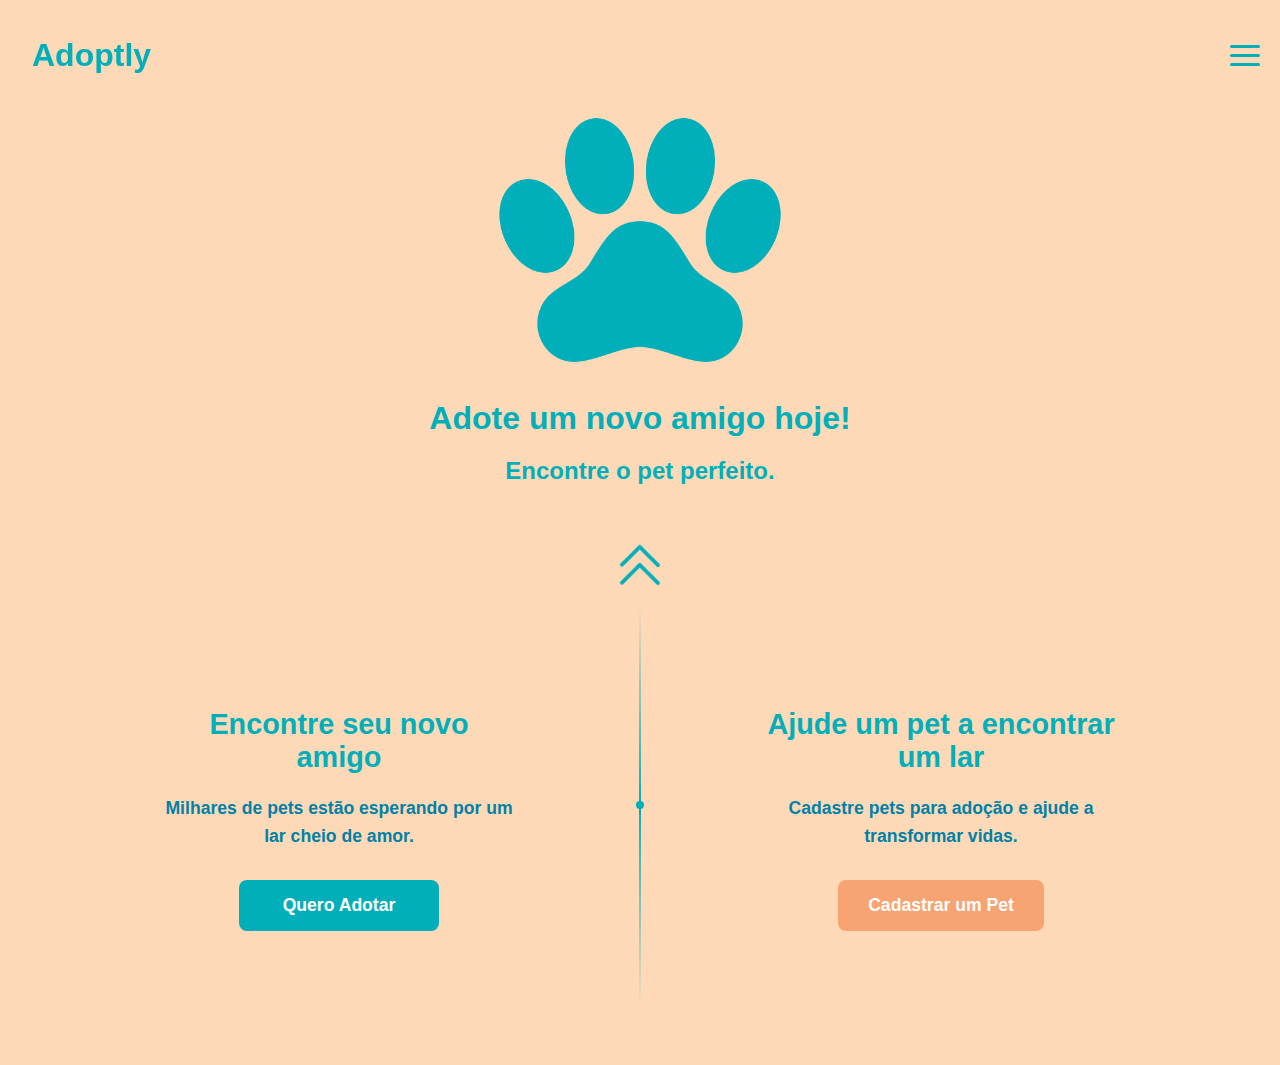
<file: index.html>
<!DOCTYPE html>
<html lang="pt-BR">
<head>
  <meta charset="utf-8" />
  <meta name="viewport" content="width=device-width,initial-scale=1" />
  <title>Adoptly</title>
  <link rel="stylesheet" href="./styles.css" />
</head>
<body>
  <header>
    <nav>
      <h1>Adoptly</h1>
      <div class="hamburger" id="menuToggle" aria-label="Abrir menu" role="button" tabindex="0">
        <span></span>
        <span></span>
        <span></span>
      </div>
      <ul class="menu-list" id="menuList">
        <li><a href="index.html">Início</a></li>
        <li><a href="adotar.html">Pets</a></li>
      </ul>
    </nav>
  </header>

  <main>
    <section class="hero">
      <div class="pata" aria-hidden="true"></div>
      <h2>Adote um novo amigo hoje!</h2>
      <p>Encontre o pet perfeito.</p>
      <button id="scrollTopBtn" class="scroll-top-btn" aria-label="Ir para o final">
        <img src="arrow.png" alt="seta" />
      </button>
    </section>

    <section class="secao-final">
      <div class="bloco-esquerdo">
        <div class="conteudo-bloco">
          <h3>Encontre seu novo amigo</h3>
          <p>Milhares de pets estão esperando por um lar cheio de amor.</p>
          <button class="btn-acao" id="btnAdotar">Quero Adotar</button>
        </div>
      </div>

      <div class="linha-divisoria" role="separator" aria-hidden="true"></div>

      <div class="bloco-direito">
        <div class="conteudo-bloco">
          <h3>Ajude um pet a encontrar um lar</h3>
          <p>Cadastre pets para adoção e ajude a transformar vidas.</p>
          <button class="btn-acao" id="btnCadastrar">Cadastrar um Pet</button>
        </div>
      </div>
    </section>
  </main>

  <div class="modal" id="modalCadastrar" aria-hidden="true" role="dialog" aria-labelledby="modalTitle">
    <div class="modal-content">
      <button class="close-modal" aria-label="Fechar modal">&times;</button>
      <h3 id="modalTitle">Que bom que quer cadastrar um pet!</h3>
      <p>Para cadastrar um pet para adoção, entre em contato conosco:</p>
      <div class="contato-info">
        <p>📞 (xx) xxxx-xxxx</p>
        <p>✉️ adoptlypets@gmail.com</p>
      </div>
      <button class="btn-fechar-modal">Entendido</button>
    </div>
  </div>

  <script src="script.js"></script>
</body>
</html>
</file>
<file: styles.css>
body {
  font-family: Arial, sans-serif;
  margin: 0;
  padding: 0;
  background: #fed9b7;
  cursor: default;
}

nav {
  color: #00afb9;
  background: transparent;
  padding: 1rem 2rem;
  display: flex;
  justify-content: space-between;
  align-items: center;
  position: fixed;
  width: 100%;
  top: 0;
  left: 0;
  overflow-x: auto;
  z-index: 1000;
}

.hamburger {
  width: 30px;
  height: 21px;
  display: flex;
  flex-direction: column;
  justify-content: space-between;
  cursor: pointer;
  position: fixed;
  right: 20px;
  z-index: 1001;
}

.hamburger span {
  height: 3px;
  background: #00afb9;
  border-radius: 2px;
  transition: all 0.3s ease;
}

.hamburger.active span:nth-child(1) { transform: rotate(45deg) translateY(8px); }
.hamburger.active span:nth-child(2) { opacity: 0; }
.hamburger.active span:nth-child(3) { transform: rotate(-45deg) translateY(-8px); }

.menu-list {
  list-style: none;
  padding: 0;
  position: fixed;
  top: 60px;
  right: 20px;
  background: #fed9b7;
  display: none;
  flex-direction: column;
  box-shadow: 0 2px 5px rgba(0,0,0,0.2);
  z-index: 999;
}

.menu-list.show { display: flex; }

.menu-list li { padding: 10px 20px; }

.menu-list li a {
  text-decoration: none;
  color: #00afb9;
  font-weight: bold;
}

.pata-container {
  position: relative;
  width: 300px;
  margin: 0 auto;
}

.pata {
  position: relative;
  width: 300px;
  height: 300px;
  background: #00afb9;
  -webkit-mask: url("pata.png") no-repeat center;
  -webkit-mask-size: contain;
  mask: url("pata.png") no-repeat center;
  mask-size: contain;
  margin: 0 auto;
  display: flex;
  top: 90px;
  z-index: 1001;
}

button.scroll-top-btn {
  width: 60px;
  height: 60px;
  background: #00afb9;
  -webkit-mask: url("arrow.png") no-repeat center;
  -webkit-mask-size: contain;
  mask: url("arrow.png") no-repeat center;
  mask-size: contain;
  position: relative;
  left: 50%;
  transform: translateX(-50%);
  top: 50px;
  z-index: 1002;
  cursor: pointer;
  display: block;
}

h2 {
  text-align: center;
  color: #00afb9;
  margin: 100px 0 20px;
  font-size: 2rem;
}

p {
  text-align: center;
  color: #00afb9;
  margin: 20px 0 0;
  font-size: 1.5rem;
  font-weight: bold;
}

.secao-final {
  display: flex;
  justify-content: center;
  align-items: stretch;
  min-height: 400px;
  background: #fed9b7;
  padding: 60px 20px;
  position: relative;
}

.bloco-esquerdo,
.bloco-direito {
  flex: 1;
  display: flex;
  justify-content: center;
  align-items: center;
  padding: 40px 30px;
  max-width: 500px;
}

.conteudo-bloco {
  text-align: center;
  max-width: 350px;
}

.conteudo-bloco h3 {
  color: #00afb9;
  font-size: 1.8rem;
  margin-bottom: 20px;
  transition: transform 0.3s ease;
}

.conteudo-bloco p {
  color: #0081a7;
  font-size: 1.1rem;
  line-height: 1.6;
  margin-bottom: 30px;
}

.linha-divisoria {
  width: 2px;
  background: linear-gradient(to bottom, transparent 0%, #00afb9 50%, transparent 100%);
  margin: 0 20px;
  position: relative;
}

.linha-divisoria::before {
  content: "";
  position: absolute;
  top: 50%;
  left: 50%;
  transform: translate(-50%, -50%);
  width: 8px;
  height: 8px;
  background-color: #00afb9;
  border-radius: 50%;
}

.bloco-esquerdo:hover .conteudo-bloco h3,
.bloco-direito:hover .conteudo-bloco h3 {
  transform: translateY(-5px);
}

.btn-acao {
  padding: 15px 30px;
  font-size: 1.1rem;
  font-weight: bold;
  border: none;
  border-radius: 8px;
  cursor: pointer;
  transition: all 0.3s ease;
  min-width: 200px;
  color: #fff;
}

#btnAdotar {
  background-color: #00afb9;
}

#btnAdotar:hover {
  background-color: #0081a7;
  transform: translateY(-3px);
  box-shadow: 0 5px 15px rgba(0, 175, 185, 0.3);
}

#btnCadastrar {
  background-color: rgb(248, 163, 114);
}

#btnCadastrar:hover {
  background-color:#f07167;
  transform: translateY(-3px);
  box-shadow: 0 5px 15px rgba(240, 113, 103, 0.3);
}

.input-group { margin-bottom: 15px; }

.input-group label {
  display: block;
  margin-bottom: 5px;
  color: #333;
  font-weight: bold;
  font-size: 0.9rem;
}

.input-group input,
.input-group select,
.input-group textarea {
  width: 100%;
  padding: 10px;
  border: 2px solid #e0e0e0;
  border-radius: 5px;
  font-size: 1rem;
  transition: border-color 0.3s ease;
  box-sizing: border-box;
}

.input-group input:focus,
.input-group select:focus,
.input-group textarea:focus {
  outline: none;
  border-color: #00afb9;
}

.input-group textarea {
  resize: vertical;
  min-height: 80px;
}

.modal {
  display: none;
  position: fixed;
  z-index: 1002;
  left: 0;
  top: 0;
  width: 100%;
  height: 100%;
  background-color: rgba(0, 0, 0, 0.5);
}

.modal-content {
  background-color: rgb(247, 193, 157);
  margin: 15% auto;
  padding: 30px;
  border-radius: 15px;
  width: 90%;
  max-width: 500px;
  text-align: center;
  position: relative;
}

.close-modal {
  position: absolute;
  right: 15px;
  top: 15px;
  font-size: 28px;
  cursor: pointer;
  color: #666;
}

.modal-icon { font-size: 3rem; text-align: center; margin-bottom: 15px; }

.btn-fechar-modal {
  padding: 12px 30px;
  background: #00afb9;
  color: white;
  border: none;
  border-radius: 8px;
  cursor: pointer;
  font-size: 1rem;
  transition: all 0.3s ease;
}

.btn-fechar-modal:hover { background: #0081a7; }

.contato-info {
  background: rgb(247, 193, 157);
  padding: 20px;
  border-radius: 10px;
  margin: 20px 0;
  text-align: center;
}

.contato-info p {
  margin: 10px 0;
  font-size: 1.1rem;
  color: #333;
}

@media (max-width: 768px) {
  .secao-final {
    flex-direction: column;
    padding: 40px 20px;
  }

  .bloco-esquerdo,
  .bloco-direito {
    padding: 30px 20px;
    max-width: 100%;
  }

  .linha-divisoria {
    width: 80%;
    height: 2px;
    margin: 20px auto;
    background: linear-gradient(to right, transparent 0%, #00afb9 50%, transparent 100%);
  }

  .conteudo-bloco h3 { font-size: 1.5rem; }

  .conteudo-bloco p { font-size: 1rem; }

  .btn-acao {
    padding: 12px 25px;
    font-size: 1rem;
    min-width: 180px;
  }

  .modal-content {
    margin: 10% auto;
    padding: 20px;
  }
}
</file>
